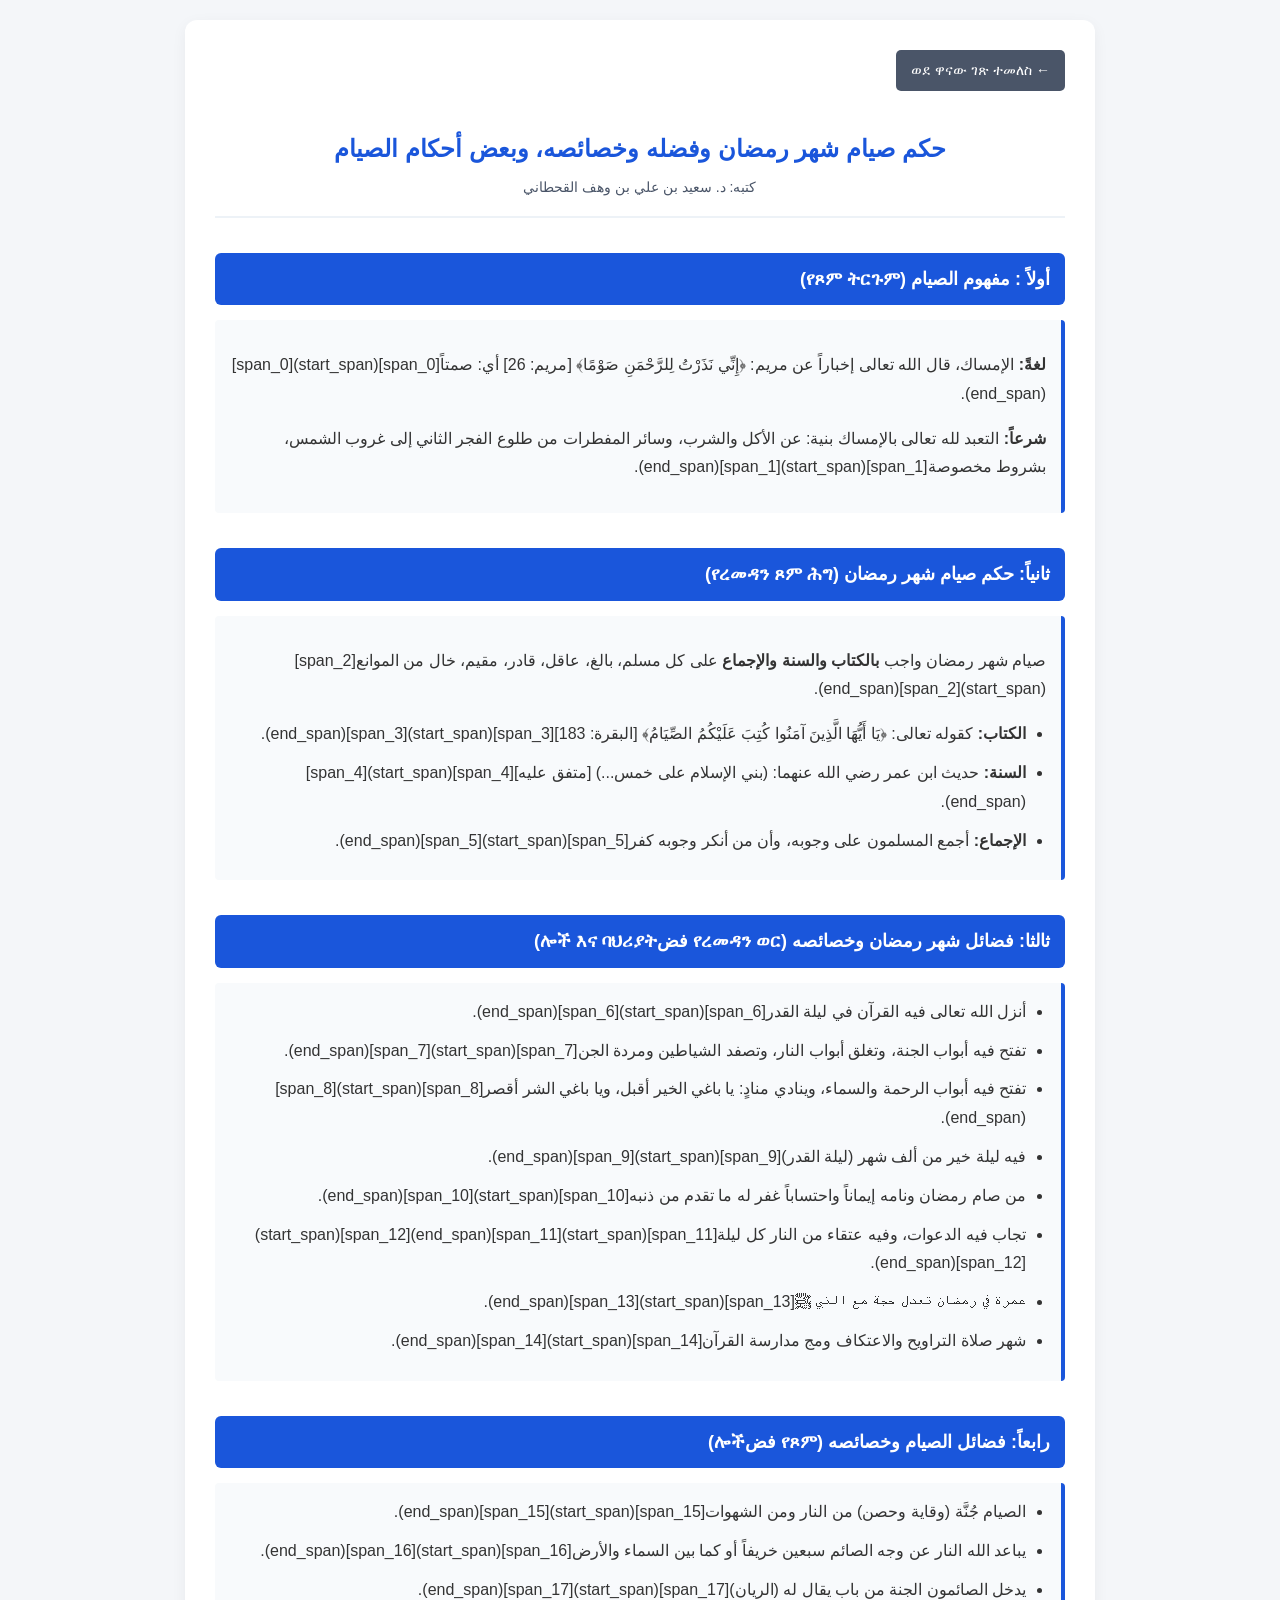
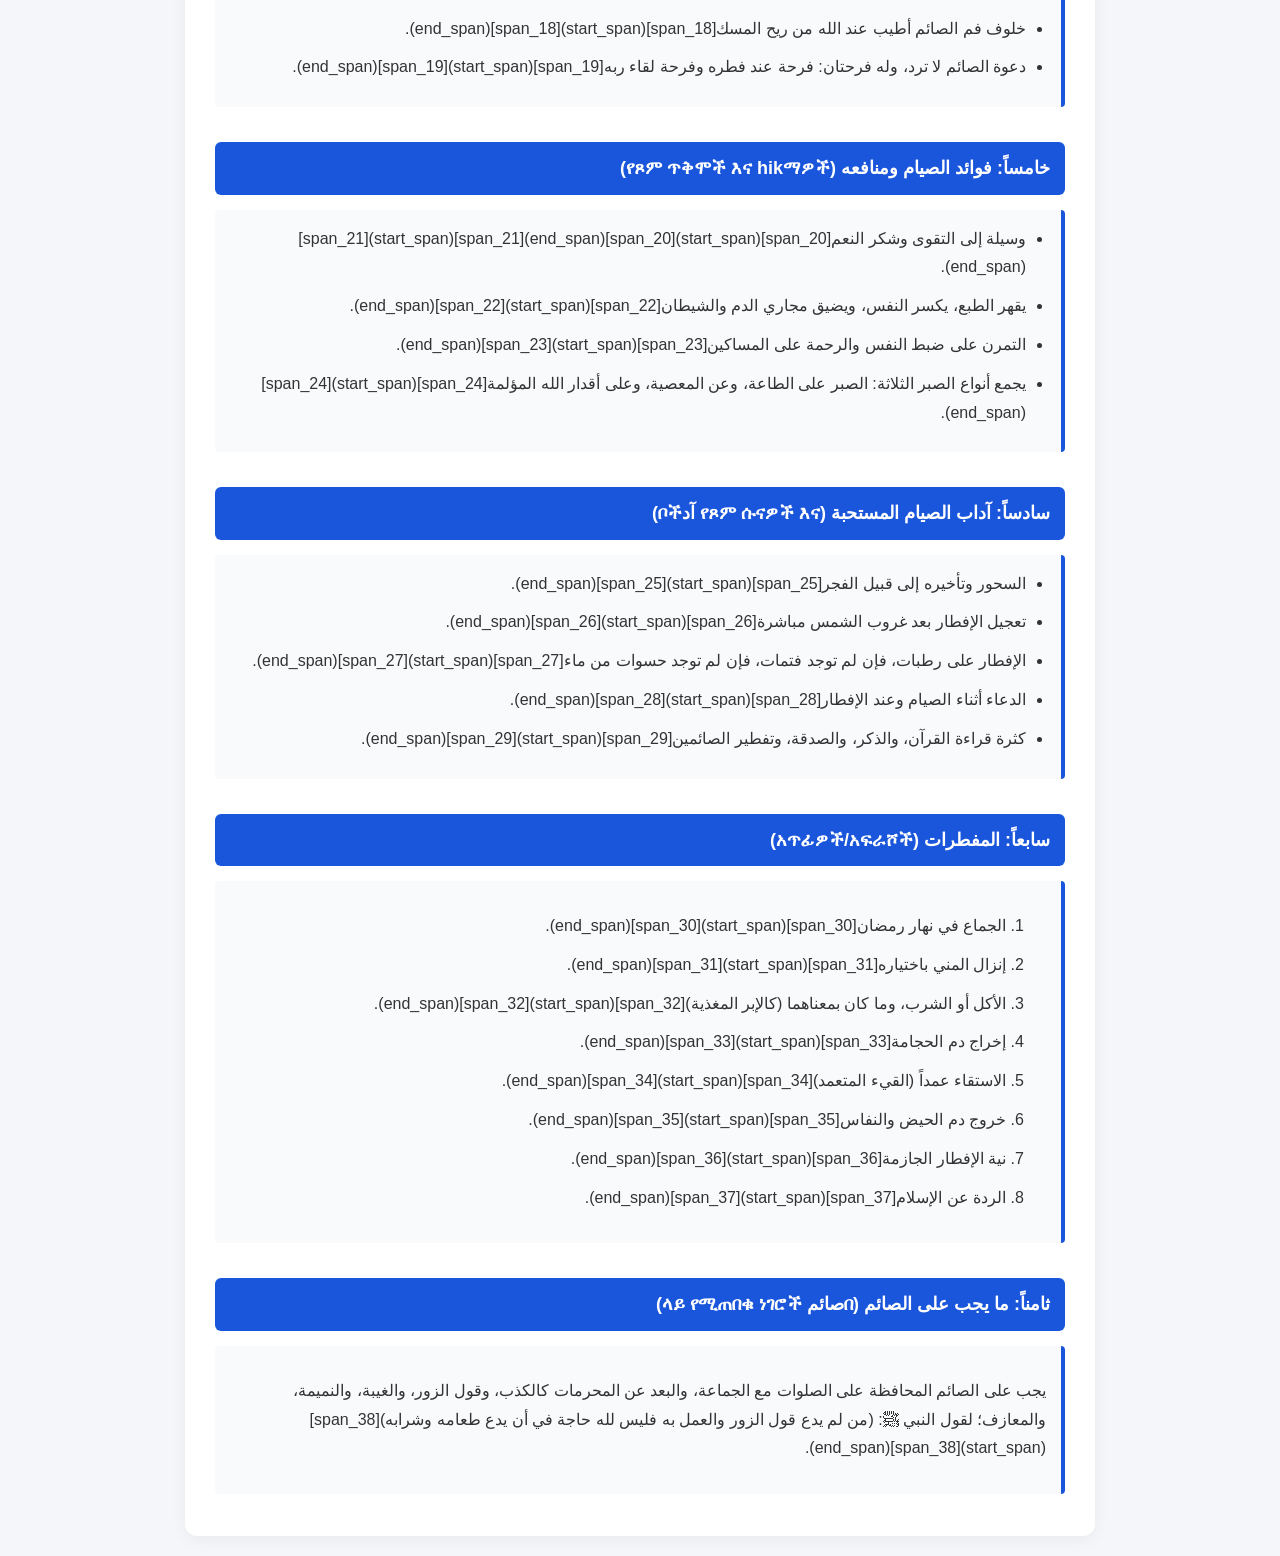
<file: ramadan-fedl.html>
<!DOCTYPE html>
<html lang="ar" dir="rtl">
<head>
    <meta charset="UTF-8">
    <meta name="viewport" content="width=device-width, initial-scale=1.0">
    <title>حكم صيام شهر رمضان وفضله وخصائصه</title>
    <style>
        body {
            font-family: 'Amiri', Tahoma, sans-serif;
            background-color: #f4f6f9;
            color: #333;
            margin: 0;
            padding: 20px;
            direction: rtl;
            text-align: right;
            line-height: 1.8;
        }
        .container {
            max-width: 850px;
            margin: 0 auto;
            background: #ffffff;
            padding: 30px;
            border-radius: 12px;
            box-shadow: 0 4px 15px rgba(0,0,0,0.05);
        }
        h1 {
            text-align: center;
            color: #1a56db;
            font-size: 24px;
            margin-bottom: 5px;
        }
        .author-info {
            text-align: center;
            color: #4a5568;
            font-size: 14px;
            margin-bottom: 30px;
            border-bottom: 2px solid #edf2f7;
            padding-bottom: 15px;
        }
        h2 {
            background-color: #1a56db;
            color: white;
            padding: 10px 15px;
            border-radius: 6px;
            font-size: 18px;
            margin-top: 35px;
            margin-bottom: 15px;
        }
        .content-box {
            background: #f8fafc;
            border-right: 4px solid #1a56db;
            padding: 15px;
            margin-bottom: 12px;
            border-radius: 4px;
        }
        ul {
            margin: 0;
            padding-right: 20px;
        }
        li {
            margin-bottom: 10px;
        }
        .back-btn {
            display: inline-block;
            margin-bottom: 20px;
            padding: 8px 15px;
            background-color: #4a5568;
            color: white;
            text-decoration: none;
            border-radius: 5px;
            font-size: 14px;
        }
        .back-btn:hover {
            background-color: #2d3748;
        }
    </style>
</head>
<body>

<div class="container">
    <a href="index.html" class="back-btn">← ወደ ዋናው ገጽ ተመለስ</a>
    
    <h1>حكم صيام شهر رمضان وفضله وخصائصه، وبعض أحكام الصيام</h1>
    <div class="author-info">كتبه: د. سعيد بن علي بن وهف القحطاني</div>

    <!-- أولاً : مفهوم الصيام -->
    <h2>أولاً : مفهوم الصيام (የጾም ትርጉም)</h2>
    <div class="content-box">
        <p><strong>لغةً:</strong> الإمساك، قال الله تعالى إخباراً عن مريم: ﴿إِنِّي نَذَرْتُ لِلرَّحْمَنِ صَوْمًا﴾ [مريم: 26] أي: صمتاً[span_0](start_span)[span_0](end_span).</p>
        <p><strong>شرعاً:</strong> التعبد لله تعالى بالإمساك بنية: عن الأكل والشرب، وسائر المفطرات من طلوع الفجر الثاني إلى غروب الشمس، بشروط مخصوصة[span_1](start_span)[span_1](end_span).</p>
    </div>

    <!-- ثانياً: حكم صيام شهر رمضان -->
    <h2>ثانياً: حكم صيام شهر رمضان (የረመዳን ጾም ሕግ)</h2>
    <div class="content-box">
        <p>صيام شهر رمضان واجب <strong>بالكتاب والسنة والإجماع</strong> على كل مسلم، بالغ، عاقل، قادر، مقيم، خال من الموانع[span_2](start_span)[span_2](end_span).</p>
        <ul>
            <li><strong>الكتاب:</strong> كقوله تعالى: ﴿يَا أَيُّهَا الَّذِينَ آمَنُوا كُتِبَ عَلَيْكُمُ الصِّيَامُ﴾ [البقرة: 183][span_3](start_span)[span_3](end_span).</li>
            <li><strong>السنة:</strong> حديث ابن عمر رضي الله عنهما: (بني الإسلام على خمس...) [متفق عليه][span_4](start_span)[span_4](end_span).</li>
            <li><strong>الإجماع:</strong> أجمع المسلمون على وجوبه، وأن من أنكر وجوبه كفر[span_5](start_span)[span_5](end_span).</li>
        </ul>
    </div>

    <!-- ثالثا: فضائل شهر رمضان وخصائصه -->
    <h2>ثالثا: فضائل شهر رمضان وخصائصه (የረመዳን ወር فضሎች እና ባህሪያት)</h2>
    <div class="content-box">
        <ul>
            <li>أنزل الله تعالى فيه القرآن في ليلة القدر[span_6](start_span)[span_6](end_span).</li>
            <li>تفتح فيه أبواب الجنة، وتغلق أبواب النار، وتصفد الشياطين ومردة الجن[span_7](start_span)[span_7](end_span).</li>
            <li>تفتح فيه أبواب الرحمة والسماء، وينادي منادٍ: يا باغي الخير أقبل، ويا باغي الشر أقصر[span_8](start_span)[span_8](end_span).</li>
            <li>فيه ليلة خير من ألف شهر (ليلة القدر)[span_9](start_span)[span_9](end_span).</li>
            <li>من صام رمضان ونامه إيماناً واحتساباً غفر له ما تقدم من ذنبه[span_10](start_span)[span_10](end_span).</li>
            <li>تجاب فيه الدعوات، وفيه عتقاء من النار كل ليلة[span_11](start_span)[span_11](end_span)[span_12](start_span)[span_12](end_span).</li>
            <li>عمرة في رمضان تعدل حجة مع النبي ﷺ[span_13](start_span)[span_13](end_span).</li>
            <li>شهر صلاة التراويح والاعتكاف ومج مدارسة القرآن[span_14](start_span)[span_14](end_span).</li>
        </ul>
    </div>

    <!-- رابعاً: فضائل الصيام وخصائصه -->
    <h2>رابعاً: فضائل الصيام وخصائصه (የጾም فضሎች)</h2>
    <div class="content-box">
        <ul>
            <li>الصيام جُنَّة (وقاية وحصن) من النار ومن الشهوات[span_15](start_span)[span_15](end_span).</li>
            <li>يباعد الله النار عن وجه الصائم سبعين خريفاً أو كما بين السماء والأرض[span_16](start_span)[span_16](end_span).</li>
            <li>يدخل الصائمون الجنة من باب يقال له (الريان)[span_17](start_span)[span_17](end_span).</li>
            <li>خلوف فم الصائم أطيب عند الله من ريح المسك[span_18](start_span)[span_18](end_span).</li>
            <li>دعوة الصائم لا ترد، وله فرحتان: فرحة عند فطره وفرحة لقاء ربه[span_19](start_span)[span_19](end_span).</li>
        </ul>
    </div>

    <!-- خامساً: فوائد الصيام ومنافعه العظيمة -->
    <h2>خامساً: فوائد الصيام ومنافعه (የጾም ጥቅሞች እና hikማዎች)</h2>
    <div class="content-box">
        <ul>
            <li>وسيلة إلى التقوى وشكر النعم[span_20](start_span)[span_20](end_span)[span_21](start_span)[span_21](end_span).</li>
            <li>يقهر الطبع، يكسر النفس، ويضيق مجاري الدم والشيطان[span_22](start_span)[span_22](end_span).</li>
            <li>التمرن على ضبط النفس والرحمة على المساكين[span_23](start_span)[span_23](end_span).</li>
            <li>يجمع أنواع الصبر الثلاثة: الصبر على الطاعة، وعن المعصية، وعلى أقدار الله المؤلمة[span_24](start_span)[span_24](end_span).</li>
        </ul>
    </div>

    <!-- سادساً: آداب الصيام المستحبة -->
    <h2>سادساً: آداب الصيام المستحبة (የጾም ሱናዎች እና آدቦች)</h2>
    <div class="content-box">
        <ul>
            <li>السحور وتأخيره إلى قبيل الفجر[span_25](start_span)[span_25](end_span).</li>
            <li>تعجيل الإفطار بعد غروب الشمس مباشرة[span_26](start_span)[span_26](end_span).</li>
            <li>الإفطار على رطبات، فإن لم توجد فتمات، فإن لم توجد حسوات من ماء[span_27](start_span)[span_27](end_span).</li>
            <li>الدعاء أثناء الصيام وعند الإفطار[span_28](start_span)[span_28](end_span).</li>
            <li>كثرة قراءة القرآن، والذكر، والصدقة، وتفطير الصائمين[span_29](start_span)[span_29](end_span).</li>
        </ul>
    </div>

    <!-- سابعاً: المفطرات: مفسدات الصوم -->
    <h2>سابعاً: المفطرات (አጥፊዎች/አፍራሾች)</h2>
    <div class="content-box">
        <ol>
            <li>الجماع في نهار رمضان[span_30](start_span)[span_30](end_span).</li>
            <li>إنزال المني باختياره[span_31](start_span)[span_31](end_span).</li>
            <li>الأكل أو الشرب، وما كان بمعناهما (كالإبر المغذية)[span_32](start_span)[span_32](end_span).</li>
            <li>إخراج دم الحجامة[span_33](start_span)[span_33](end_span).</li>
            <li>الاستقاء عمداً (القيء المتعمد)[span_34](start_span)[span_34](end_span).</li>
            <li>خروج دم الحيض والنفاس[span_35](start_span)[span_35](end_span).</li>
            <li>نية الإفطار الجازمة[span_36](start_span)[span_36](end_span).</li>
            <li>الردة عن الإسلام[span_37](start_span)[span_37](end_span).</li>
        </ol>
    </div>

    <!-- ثامناً: ما يجب على الصائم -->
    <h2>ثامناً: ما يجب على الصائم (በصائم ላይ የሚጠበቁ ነገሮች)</h2>
    <div class="content-box">
        <p>يجب على الصائم المحافظة على الصلوات مع الجماعة، والبعد عن المحرمات كالكذب، وقول الزور، والغيبة، والنميمة، والمعازف؛ لقول النبي ﷺ: (من لم يدع قول الزور والعمل به فليس لله حاجة في أن يدع طعامه وشرابه)[span_38](start_span)[span_38](end_span).</p>
    </div>

</div>

</body>
</html>
</file>
